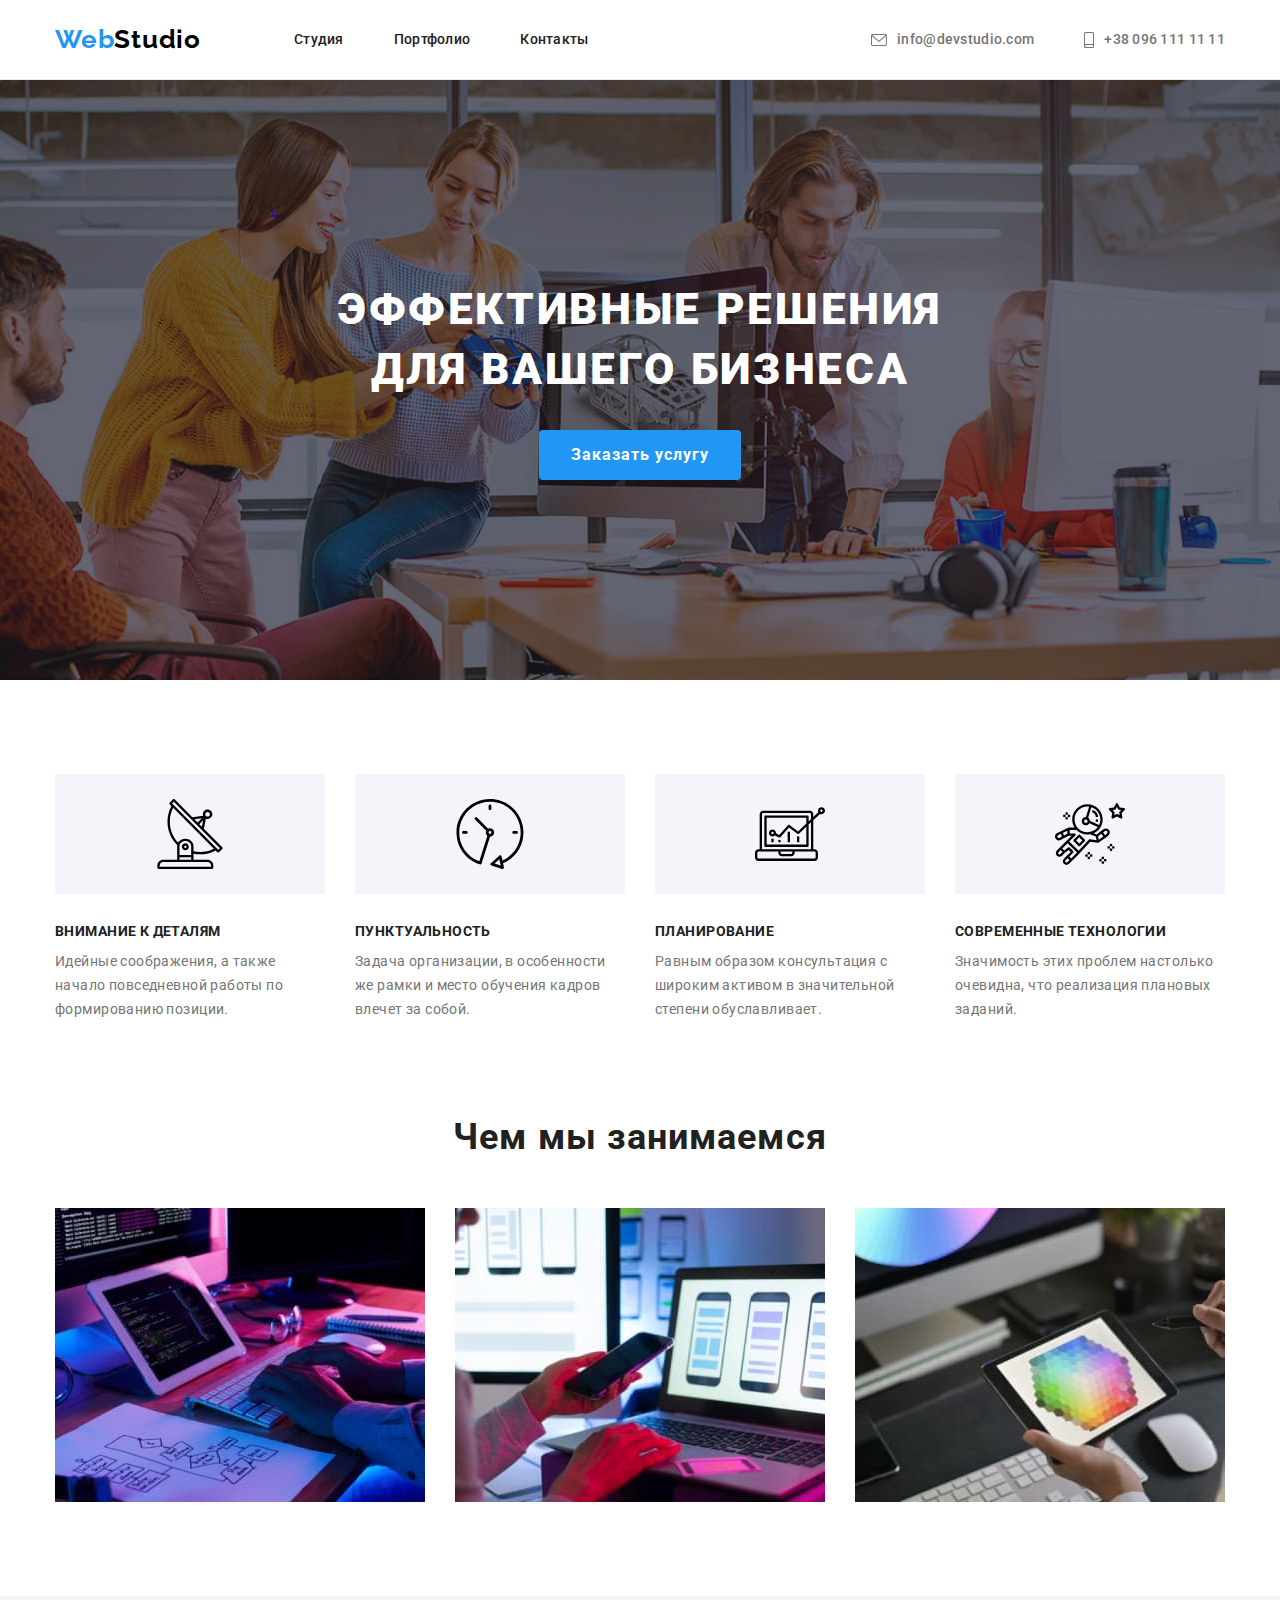
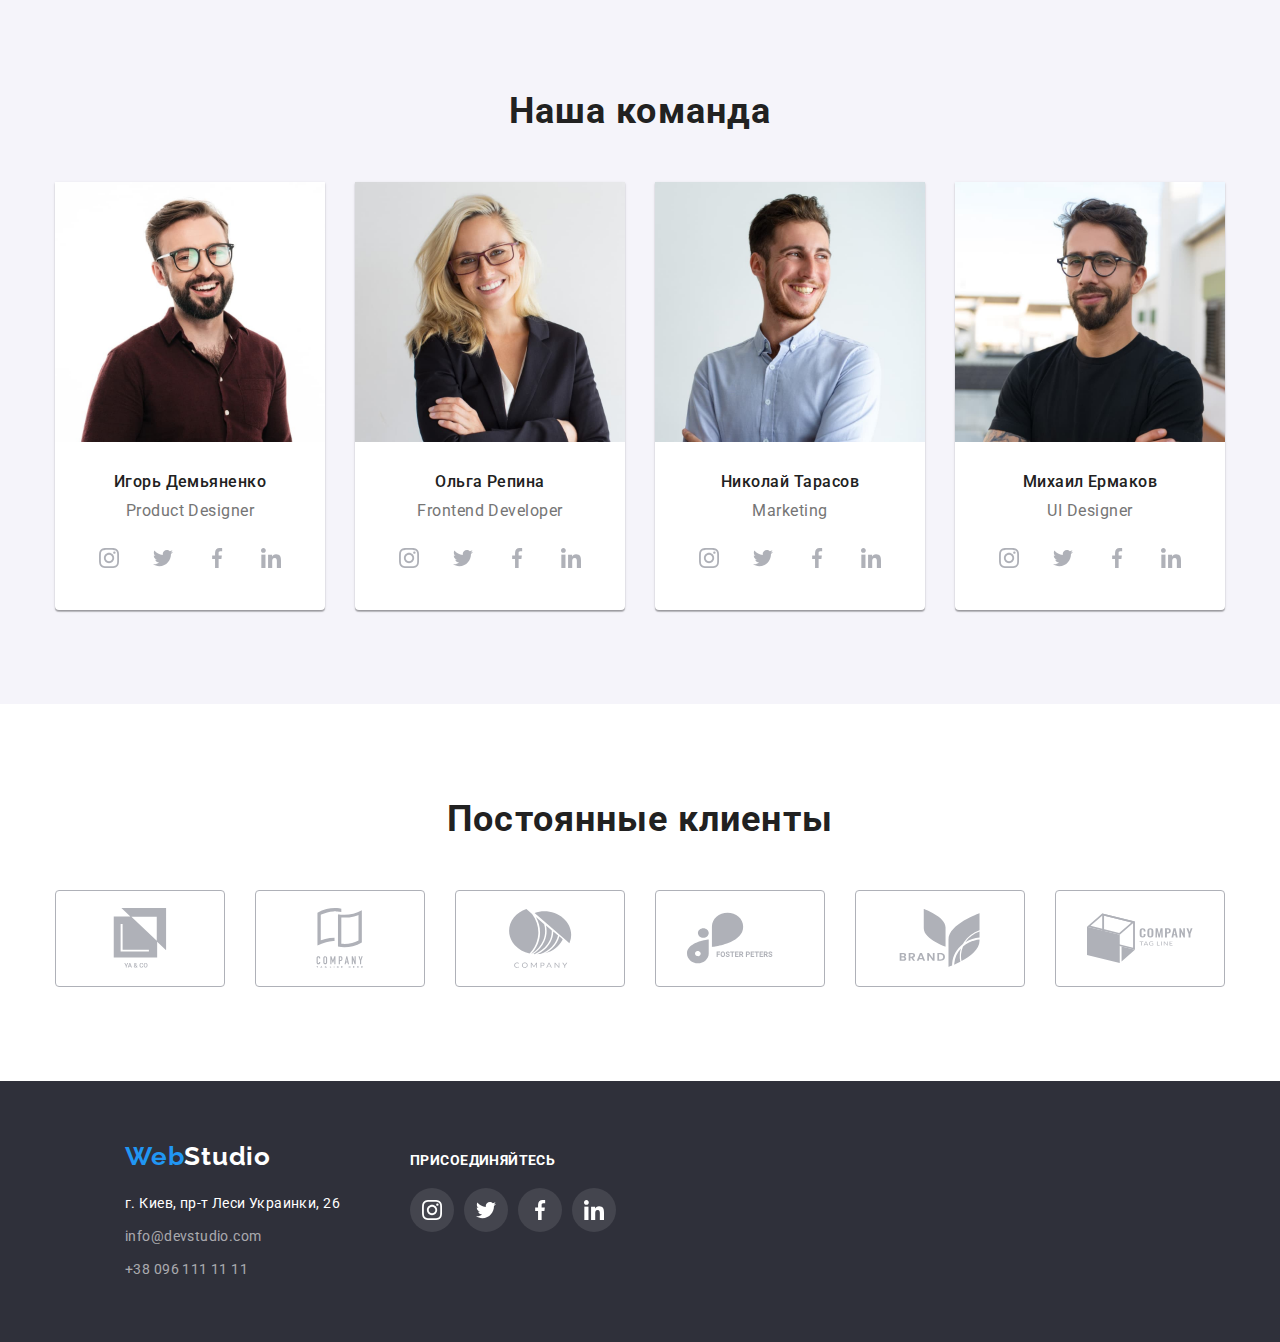
<file: index.html>
<!DOCTYPE html>
<html lang="ru">
  <head>
    <meta charset="UTF-8" />
    <meta http-equiv="X-UA-Compatible" content="IE=edge" />
    <meta name="viewport" content="width=device-width, initial-scale=1.0" />
    <title>Портфолио</title>
    <link rel="preconnect" href="https://fonts.googleapis.com">
    <link rel="preconnect" href="https://fonts.gstatic.com" crossorigin>
    <link href="https://fonts.googleapis.com/css2?family=Raleway:wght@700&family=Roboto:wght@400;500;700;900&display=swap"
      rel="stylesheet">
    <link rel="stylesheet" href="https://cdn.jsdelivr.net/npm/modern-normalize@1.1.0/modern-normalize.min.css">
    <link rel="stylesheet" href="./css/style.css" />
  </head>
  <body>
    <!====HEADER====>
    <header class="page-header">
      <div class="container page-header-container">
        <a class="link logo logo-header" href="index.html" lang="en">Web<span class="logo-second" >Studio</span></a>
      <nav class="nav-header">
        <ul class="nav-list list">
          <li class="nav-list-item"><a class="link link-nav" href="index.html">Студия</a></li>
          <li class="nav-list-item"><a class="link link-nav" href="portfolio.html">Портфолио</a></li>
          <li class="nav-list-item"><a class="link link-nav" href="">Контакты</a></li>
        </ul>
      </nav>
      <ul class="contacn-list list">
        <li class="contact-mail"><a class="link link-nav contact-header-link" href="mailto:info@devstudio.com">
          <svg class="contact-header-icon" width="16" height="12">
            <use href="./images/icone.svg#envelope"></use>
          </svg>
          info@devstudio.com</a></li>
        <li class="contact-phone-number"><a class="link link-nav contact-header-link" href="tel:+380961111111">
          <svg class="contact-header-icon" width="10" height="16">
            <use href="./images/icone.svg#smartphone"></use>
          </svg>
          +38 096 111 11 11</a></li>
      </ul>
      </div>
    </header>
    <!====MAIN====>
    <main>
      <section class="hero">
        <div class="container">
          <h1 class="hero-title">
          Эффективные решения <br />
          для вашего бизнеса
        </h1>
        <button class="hero-btn" type="button">Заказать услугу</button>
        </div>
      </section>
      <section class="section">
        <div class="container">
            <h2 class="teams-pluses visually-hidden">Наши отличия</h2>
        <ul class="teams-pluses-list list">
          <li class="teams-pluses-item">
          <div class="pluses-icon-conteiner">
            <svg class="pluses-icon" width="70px" height="70">
              <use href="./images/icone.svg#antenna"></use>
            </svg>
          </div>
            <h3 class="pluses-title">Внимание к деталям</h3>
            <p class="plusses-text">Идейные соображения, а также начало повседневной работы по формированию позиции.</p>
          </li>
          <li class="teams-pluses-item">
          <div class="pluses-icon-conteiner">
            <svg class="pluses-icon" width="70px" height="70">
              <use href="./images/icone.svg#clock"></use>
            </svg>
          </div>            
            <h3 class="pluses-title">Пунктуальность</h3>
            <p class="plusses-text">
              Задача организации, в особенности же рамки и место обучения кадров влечет за собой.
            </p>
          </li>
          <li class="teams-pluses-item">
          <div class="pluses-icon-conteiner">
            <svg class="pluses-icon" width="70px" height="70">
              <use href="./images/icone.svg#diagram"></use>
            </svg>
          </div>            
            <h3 class="pluses-title">Планирование</h3>
            <p class="plusses-text">
              Равным образом консультация с широким активом в значительной степени обуславливает.
            </p>
          </li>
          <li class="teams-pluses-item">
            <div class="pluses-icon-conteiner">
              <svg class="pluses-icon" width="70px" height="70">
              <use href="./images/icone.svg#astronaut"></use>
            </svg>
            </div>
            <h3 class="pluses-title">Современные технологии</h3>
            <p class="plusses-text">Значимость этих проблем настолько очевидна, что реализация плановых заданий.</p>
          </li>
        </ul>
        </div>      
      </section>
      <section class="section our-works-section">
        <div class="container">
           <h2 class="work-title title">Чем мы занимаемся</h2>
        <ul class="list our-works">
          <li class="work-title-list">
            <img src="./images/img1work.jpg" alt="печатает на клавиатуре" width="370" height="294" />
          </li>

          <li class="work-title-list">
            <img src="./images/img2work.jpg" alt="телефон и лэптоп" width="370" height="294" />
          </li>
          <li class="work-title-list">
            <img src="./images/img3work.jpg" alt="айпад" width="370" height="294" />
          </li>
        </ul>
        </div>       
      </section>
      <section class="team section">
        <div class="container">
          <h2 class="team-title title">Наша команда</h2>
        <ul class="team-list-title list our-team">
          <li class="team-list">
            <img src="./images/imgperson1.jpg" alt="мужчина" width="270" height="260" />
            <div class="person">
              <h3 class="name">Игорь Демьяненко</h3>
              <p class="job-title" lang="en">Product Designer</p>
              <ul class="social-list">
                <li class=" list socisl-list-item">
                  <a href="" class="socisl-list-link">
                    <svg class="socisl-list-icone" width="20" height="20">
                      <use href="./images/icone.svg#instagram"></use>
                    </svg>
                  </a>
                </li>
                <li class=" list socisl-list-item">
                  <a href="" class="socisl-list-link">
                    <svg class="socisl-list-icone" width="20" height="20">
                      <use href="./images/icone.svg#twitter"></use>
                    </svg>
                  </a>
                </li>
                <li class=" list socisl-list-item">
                  <a href="" class="socisl-list-link">
                    <svg class="socisl-list-icone" width="20" height="20">
                      <use href="./images/icone.svg#facebook"></use>
                    </svg>
                  </a>
                </li>
                <li class=" list socisl-list-item">
                  <a href="" class="socisl-list-link">
                    <svg class="socisl-list-icone" width="20" height="20">
                      <use href="./images/icone.svg#linkedin"></use>
                    </svg>
                  </a>
                </li>
              </ul>
            </div>          
          </li>
          <li class="team-list">
            <img src="./images/imgperson2.jpg" alt="женщина" width="270" height="260" />
            <div class="person">
              <h3 class="name">Ольга Репина</h3>
              <p class="job-title" lang="en">Frontend Developer</p>
              <ul class="social-list">
                <li class=" list socisl-list-item">
                  <a href="" class="socisl-list-link">
                    <svg class="socisl-list-icone" width="20" height="20">
                      <use href="./images/icone.svg#instagram"></use>
                    </svg>
                  </a>
                </li>
                <li class=" list socisl-list-item">
                  <a href="" class="socisl-list-link">
                    <svg class="socisl-list-icone" width="20" height="20">
                      <use href="./images/icone.svg#twitter"></use>
                    </svg>
                  </a>
                </li>
                <li class=" list socisl-list-item">
                  <a href="" class="socisl-list-link">
                    <svg class="socisl-list-icone" width="20" height="20">
                      <use href="./images/icone.svg#facebook"></use>
                    </svg>
                  </a>
                </li>
                <li class=" list socisl-list-item">
                  <a href="" class="socisl-list-link">
                    <svg class="socisl-list-icone" width="20" height="20">
                      <use href="./images/icone.svg#linkedin"></use>
                    </svg>
                  </a>
                </li>
              </ul>
            </div>            
          </li>
          <li class="team-list">
            <img src="./images/imgperson3.jpg" alt="мужчина" width="270" height="260" />
            <div class="person">
              <h3 class="name">Николай Тарасов</h3>
              <p class="job-title" lang="en">Marketing</p>
              <ul class="social-list">
                <li class=" list socisl-list-item">
                  <a href="" class="socisl-list-link">
                    <svg class="socisl-list-icone" width="20" height="20">
                      <use href="./images/icone.svg#instagram"></use>
                    </svg>
                  </a>
                </li>
                <li class=" list socisl-list-item">
                  <a href="" class="socisl-list-link">
                    <svg class="socisl-list-icone" width="20" height="20">
                      <use href="./images/icone.svg#twitter"></use>
                    </svg>
                  </a>
                </li>
                <li class=" list socisl-list-item">
                  <a href="" class="socisl-list-link">
                    <svg class="socisl-list-icone" width="20" height="20">
                      <use href="./images/icone.svg#facebook"></use>
                    </svg>
                  </a>
                </li>
                <li class=" list socisl-list-item">
                  <a href="" class="socisl-list-link">
                    <svg class="socisl-list-icone" width="20" height="20">
                      <use href="./images/icone.svg#linkedin"></use>
                    </svg>
                  </a>
                </li>
              </ul>
            </div>            
          </li>
          <li class="team-list">
            <img src="./images/imgperson4.jpg" alt="мужчина" width="270" height="260" />
            <div class="person">
              <h3 class="name">Михаил Ермаков</h3>
              <p class="job-title" lang="en">UI Designer</p>
              <ul class="social-list">
                <li class=" list socisl-list-item-footer">
                  <a href="" class="socisl-list-link">
                    <svg class="socisl-list-icone" width="20" height="20">
                      <use href="./images/icone.svg#instagram"></use>
                    </svg>
                  </a>
                </li>
                <li class=" list socisl-list-item-footer">
                  <a href="" class="socisl-list-link">
                    <svg class="socisl-list-icone" width="20" height="20">
                      <use href="./images/icone.svg#twitter"></use>
                    </svg>
                  </a>
                </li>
                <li class=" list socisl-list-item-footer">
                  <a href="" class="socisl-list-link">
                    <svg class="socisl-list-icone" width="20" height="20">
                      <use href="./images/icone.svg#facebook"></use>
                    </svg>
                  </a>
                </li>
                <li class=" list socisl-list-item-footer">
                  <a href="" class="socisl-list-link">
                    <svg class="socisl-list-icone" width="20" height="20">
                      <use href="./images/icone.svg#linkedin"></use>
                    </svg>
                  </a>
                </li>
              </ul>
            </div>
          </li>
        </ul>
        </div>        
      </section>
      <section class="clients">
        <div class="container">
          <h2 class="clients-title">Постоянные клиенты</h2>
          <ul class="clients-list">
            <li class="list clients-item">
              <a href="" class="clients-link">
                <svg class="clients-icon" width="106px" height="60px">
                  <use href="./images/icone.svg#logo-1"></use>
                </svg>
              </a>
            </li>
            <li class="list clients-item">
              <a href="" class="clients-link">
                <svg class="clients-icon" width="106px" height="60px">
                  <use href="./images/icone.svg#logo-2"></use>
                </svg>
              </a>
            </li>
            <li class="list clients-item">
              <a href="" class="clients-link">
                <svg class="clients-icon" width="106px" height="60px">
                  <use href="./images/icone.svg#logo-3"></use>
                </svg>
              </a>
            </li>
            <li class="list clients-item">
              <a href="" class="clients-link">
                <svg class="clients-icon" width="106px" height="60px">
                  <use href="./images/icone.svg#logo-4"></use>
                </svg>
              </a>
            </li>
            <li class="list clients-item">
              <a href="" class="clients-link">
                <svg class="clients-icon" width="106px" height="60px">
                  <use href="./images/icone.svg#logo-5"></use>
                </svg>
              </a>
            </li>
            <li class="list clients-item">
              <a href="" class="clients-link">
                <svg class="clients-icon" width="106px" height="60px">
                  <use href="./images/icone.svg#logo-6"></use>
                </svg>
              </a>
            </li>
          </ul>
        </div>
      </section>
    </main>
    <!====FOOTER====>
    <footer class="footer">
      <div class="container footer-conteiner">
        <div class="footer-link">
          <a class="link logo logo-footer" href="index.html" lang="en">Web<span class="second-logo-footer">Studio</span></a>
      <address>
        <ul class="address list">
          <li class="contact-footer">
            <a class="link address-link"
              href="https://goo.gl/maps/YywnYqMMY18rzYBH6"
              target="_blank"
              rel="noreferrer noopener"
              >г. Киев, пр-т Леси Украинки, 26</a
            >
          </li>
          <li class="contact-mail-footer contact-footer">
            <a class="link contact-link" href="mailto:info@devstudio.com" lang="en">info@devstudio.com</a>
          </li>
          <li class="contact-phone-number contact-footer"><a class="link contact-link" href="tel:+380961111111">+38 096 111 11 11</a></li>
        </ul>
      </address>
        </div>
        <div class="social-list-conteiner">
          <p class="join">присоединяйтесь</p>
          <ul class="social-list-footer">
            <li class=" list socisl-list-item-footer">
              <a href="" class="socisl-list-link-footer">
                <svg class="socisl-list-icone-footer" width="20" height="20">
                  <use href="./images/icone.svg#instagram"></use>
                </svg>
              </a>
            </li>
            <li class=" list socisl-list-item-footer">
              <a href="" class="socisl-list-link-footer">
                <svg class="socisl-list-icone-footer" width="20" height="20">
                  <use href="./images/icone.svg#twitter"></use>
                </svg>
              </a>
            </li>
            <li class=" list socisl-list-item-footer">
              <a href="" class="socisl-list-link-footer">
                <svg class="socisl-list-icone-footer" width="20" height="20">
                  <use href="./images/icone.svg#facebook"></use>
                </svg>
              </a>
            </li>
            <li class=" list socisl-list-item-footer">
              <a href="" class="socisl-list-link-footer">
                <svg class="socisl-list-icone-footer" width="20" height="20">
                  <use href="./images/icone.svg#linkedin"></use>
                </svg>
              </a>
            </li>
          </ul>
        </div>
      </div>      
    </footer>
  </body>
</html>
</file>
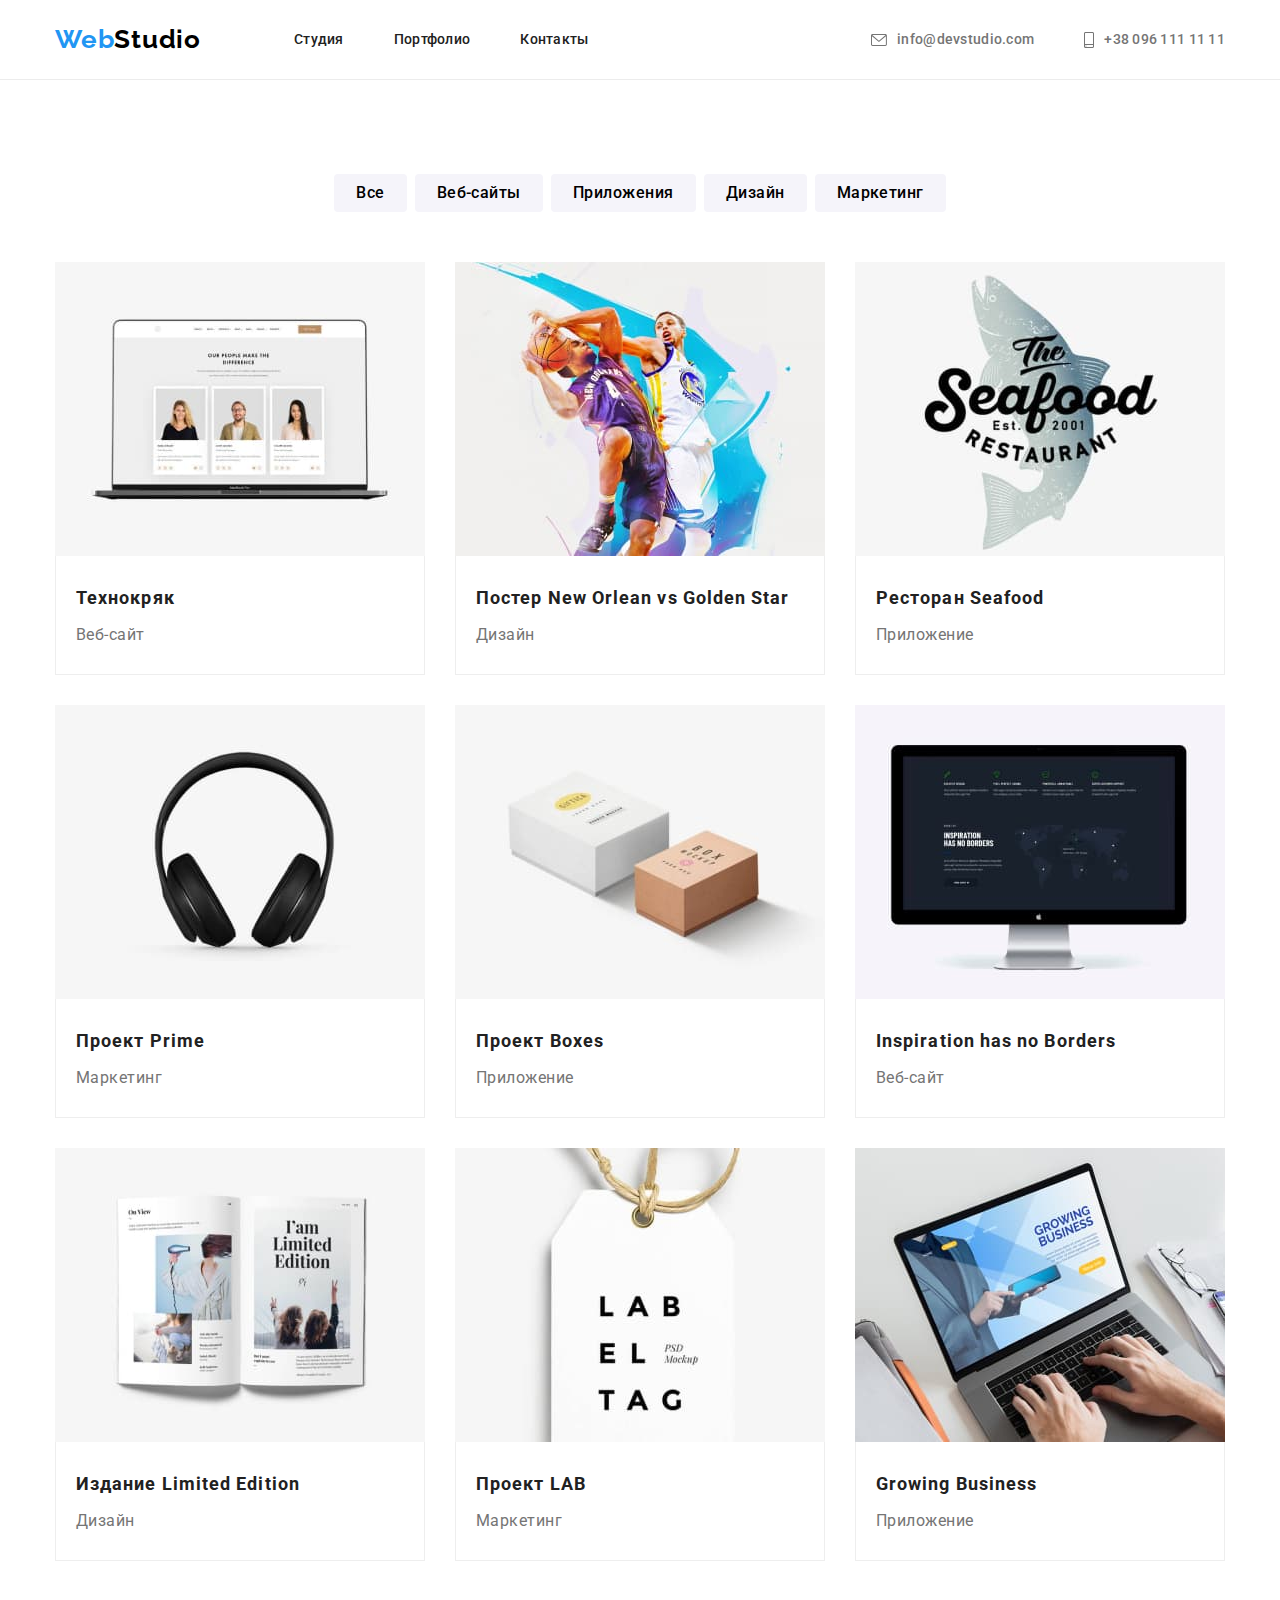
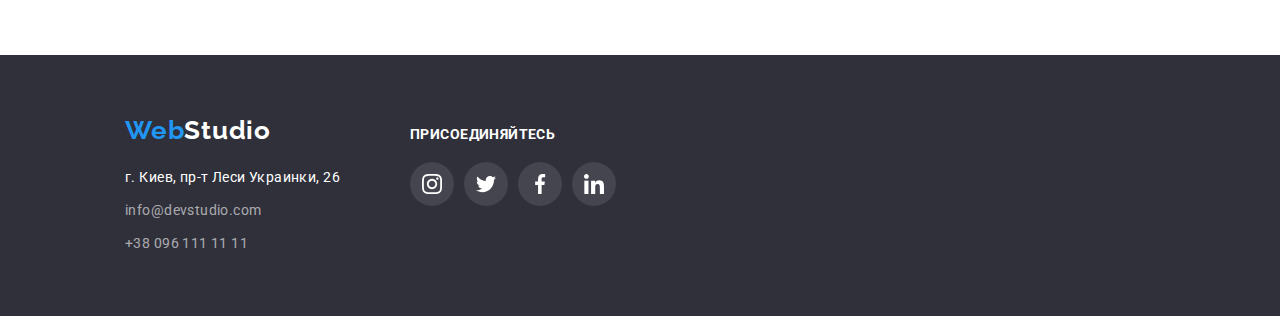
<file: portfolio.html>
<!DOCTYPE html>
<html lang="ru">
<head>
    <meta charset="UTF-8" />
    <meta http-equiv="X-UA-Compatible" content="IE=edge" />
    <meta name="viewport" content="width=device-width, initial-scale=1.0" />
    <title>Портфолио</title>
    <link rel="preconnect" href="https://fonts.googleapis.com">
    <link rel="preconnect" href="https://fonts.gstatic.com" crossorigin>
    <link href="https://fonts.googleapis.com/css2?family=Raleway:wght@700&family=Roboto:wght@400;500;700;900&display=swap"
        rel="stylesheet">
    <link rel="stylesheet" href="https://cdn.jsdelivr.net/npm/modern-normalize@1.1.0/modern-normalize.min.css">
    <link rel="stylesheet" href="./css/style.css" />
</head>
<body>
    <!====HEADER====>
    <header class="page-header">
        <div class="container page-header-container">
            <a class="link logo logo-header" href="index.html" lang="en">Web<span class="logo-second">Studio</span></a>
            <nav class="nav-header">
                <ul class="nav-list list">
                    <li class="nav-list-item"><a class="link link-nav" href="index.html">Студия</a></li>
                    <li class="nav-list-item"><a class="link link-nav" href="portfolio.html">Портфолио</a></li>
                    <li class="nav-list-item"><a class="link link-nav" href="">Контакты</a></li>
                </ul>
            </nav>
            <ul class="contacn-list list">
                <li class="contact-mail"><a class="link link-nav contact-header-link" href="mailto:info@devstudio.com">
                        <svg class="contact-header-icon" width="16" height="12">
                            <use href="./images/icone.svg#envelope"></use>
                        </svg>
                        info@devstudio.com</a></li>
                <li class="contact-phone-number"><a class="link link-nav contact-header-link" href="tel:+380961111111">
                        <svg class="contact-header-icon" width="10" height="16">
                            <use href="./images/icone.svg#smartphone"></use>
                        </svg>
                        +38 096 111 11 11</a></li>
            </ul>
        </div>
    </header>
    <!====MAIN====>
    <main>
        <section class="filter section">
            <div class="container">
              <h1 class="filter-titel visually-hidden">Фильтр</h1>
        <ul class="filter-list list">
            <li class="filter-item"><button class="filter-btn" type="button">Все</button> 
            <li class="filter-item"><button class="filter-btn" type="button">Веб-сайты</button>
            <li class="filter-item"><button class="filter-btn" type="button">Приложения</button>
            <li class="filter-item"><button class="filter-btn" type="button">Дизайн</button>
            <li class="filter-item"><button class="filter-btn" type="button">Маркетинг</button>
        </ul>
            <ul class="work-example-list list">
                <li class="work-example-title">
                    <a class="link work-example-link" href="">
                        <img src="./images/project 1.jpg" alt="ноутбук" width="370" height="294">
                        <div class="work-example-text">   
                            <h2 class="example-title">Технокряк</h2>
                            <p class="example-text">Веб-сайт</p>
                        </div>
                    </a>                    
                </li>
                <li class="work-example-title">
                    <a class="link work-example-link" href="">
                        <img src="./images/project 2.jpg" alt="баскетбол" width="370" height="294">
                        <div class="work-example-text">   
                            <h2 class="example-title">Постер New Orlean vs Golden Star</h2>
                        <p class="example-text">Дизайн</p>
                        </div> 
                    </a>              
                </li>
                <li class="work-example-title">
                    <a class="link work-example-link" href="">
                        <img src="./images/project 3.jpg" alt="рыба" width="370" height="294">
                        <div class="work-example-text">
                            <h2 class="example-title">Ресторан Seafood</h2>
                            <p class="example-text">Приложение</p>
                        </div>   
                    </a>                                        
                </li>
                <li class="work-example-title">
                    <a class="link work-example-link" href="">
                    <img src="./images/project 4.jpg" alt="наушники" width="370" height="294">
                    <div class="work-example-text">
                    <h2 class="example-title">Проект Prime</h2>
                    <p class="example-text">Маркетинг</p>
                    </div>   
                    </a>                                        
                </li>
                <li class="work-example-title">
                    <a class="link work-example-link" href="">
                    <img src="./images/project 5.jpg" alt="коробки" width="370" height="294">
                    <div class="work-example-text">
                    <h2 class="example-title">Проект Boxes</h2>
                    <p class="example-text">Приложение</p>  
                    </div>
                    </a>                                        
                </li>
                <li class="work-example-title">
                    <a class="link work-example-link" href="">
                    <img src="./images/project 6.jpg" alt="монитор" width="370" height="294">
                    <div class="work-example-text">
                    <h2 class="example-title">Inspiration has no Borders</h2>
                    <p class="example-text">Веб-сайт</p>    
                    </div> 
                    </a>                                       
                </li>
                <li class="work-example-title">
                    <a class="link work-example-link" href="">
                    <img src="./images/project 7.jpg" alt="книга" width="370" height="294">
                    <div class="work-example-text">
                    <h2 class="example-title">Издание Limited Edition</h2>
                    <p class="example-text">Дизайн</p>  
                    </div>
                    </a>                                       
                </li>
                <li class="work-example-title">
                    <a class="link work-example-link" href="">
                    <img src="./images/project 8.jpg" alt="лейба" width="370" height="294">
                    <div class="work-example-text">
                    <h2 class="example-title">Проект LAB</h2>
                    <p class="example-text">Маркетинг</p>   
                    </div> 
                    </a>                                       
                </li>
                <li class="work-example-title">
                    <a class="link work-example-link" href="">
                    <img src="./images/project 9.jpg" alt="работа с ноутбуком" width="370" height="294">
                    <div class="work-example-text">
                    <h2 class="example-title">Growing Business</h2>
                    <p class="example-text">Приложение</p>  
                    </div>
                    </a>                                        
                </li>
            </ul>  
            </div>            
        </section>
    </main>
    <!====FOOTER====>
        <footer class="footer">
            <div class="container footer-conteiner">
                <div class="footer-link">
                    <a class="link logo logo-footer" href="index.html" lang="en">Web<span
                            class="second-logo-footer">Studio</span></a>
                    <address>
                        <ul class="address list">
                            <li class="contact-footer">
                                <a class="link address-link" href="https://goo.gl/maps/YywnYqMMY18rzYBH6" target="_blank"
                                    rel="noreferrer noopener">г. Киев, пр-т Леси Украинки, 26</a>
                            </li>
                            <li class="contact-mail-footer contact-footer">
                                <a class="link contact-link" href="mailto:info@devstudio.com" lang="en">info@devstudio.com</a>
                            </li>
                            <li class="contact-phone-number contact-footer"><a class="link contact-link"
                                    href="tel:+380961111111">+38 096 111 11 11</a></li>
                        </ul>
                    </address>
                </div>
                <div class="social-list-conteiner">
                    <h3 class="join">присоединяйтесь</h3>
                    <ul class="social-list-footer">
                        <li class=" list socisl-list-item-footer">
                            <a href="" class="socisl-list-link-footer">
                                <svg class="socisl-list-icone-footer" width="20" height="20">
                                    <use href="./images/icone.svg#instagram"></use>
                                </svg>
                            </a>
                        </li>
                        <li class=" list socisl-list-item-footer">
                            <a href="" class="socisl-list-link-footer">
                                <svg class="socisl-list-icone-footer" width="20" height="20">
                                    <use href="./images/icone.svg#twitter"></use>
                                </svg>
                            </a>
                        </li>
                        <li class=" list socisl-list-item-footer">
                            <a href="" class="socisl-list-link-footer">
                                <svg class="socisl-list-icone-footer" width="20" height="20">
                                    <use href="./images/icone.svg#facebook"></use>
                                </svg>
                            </a>
                        </li>
                        <li class=" list socisl-list-item-footer">
                            <a href="" class="socisl-list-link-footer">
                                <svg class="socisl-list-icone-footer" width="20" height="20">
                                    <use href="./images/icone.svg#linkedin"></use>
                                </svg>
                            </a>
                        </li>
                    </ul>
                </div>
            </div>
        </footer>
    </body>
</html>
</file>
<file: css/style.css>
:root {
    --primary-font: 'Roboto', sans-serif;
    --secondary-font: 'Raleway', sans-serif;
    --accent-color: #2196F3;
    --primary-text-color: #212121;
    --secondary-text-colour: #757575;
    --primary-text-color-theme-dark: #FFFFFF;
}

h1,
h2,
h3,
h4,
p {
    margin-top: 0;
    margin-bottom: 0;
}

ol,
ul {
    margin-top: 0;
    margin-bottom: 0;
    padding-left: 0;
}

img {
    display: block;
    max-width: 100%;
    height: auto;
}

button {
    cursor: pointer;
}

.link {
    text-decoration: none;
    font-style: normal;
}

.list {
    list-style: none;
}

body {
    font-family: var(--primary-font);
    color: var(--primary-text-color);
}

.section {
    padding-top: 94px;
    padding-bottom: 94px;
}

.container {
    width: 1200px;
    margin-left: auto;
    margin-right: auto;
    padding-left: 15px;
    padding-right: 15px;
}

/* ====Header==== */
.page-header {
    padding-top: 24px;
    padding-bottom: 24px;
    border-bottom: 1px Solid #ECECEC;
}

.page-header-container {
    display: flex;
    align-items: center;
}

.nav-list {
    display: flex;
    align-items: center;
}

.contacn-list {
    display: flex;
    align-items: center;
}
.contact-header-link {
    display: flex;
    align-items: center;
}
.logo-header {
    margin-right: 93px;
}

.nav-list-item:not(:last-child) {
    margin-right: 50px;
}

.contact-mail {
    margin-right: 50px;
}


.contacn-list {
    margin-left: auto;
}
.contact-header-icon {
    fill: currentColor;
}

.logo {
    font-family: var(--secondary-font);
    font-weight: 700;
    font-size: 26px;
    line-height: 1.20;
    letter-spacing: 0.03em;

    color: var(--accent-color);
}

.logo-second {
    color: #000000;
}

.link-nav {
    font-weight: 500;
    font-size: 14px;
    line-height: 1.14;
    letter-spacing: 0.02em;
    color: #212121;
}

.link-nav:hover,
.link-nav:focus {
    color: var(--accent-color);
}

.contact-header-link {
    color: var(--secondary-text-colour);
}

.contact-header-icon {
    margin-right: 10px;
}

/* ====HERO==== */
.hero-title {
    font-weight: 900;
    font-size: 44px;
    line-height: 1.36;
    text-align: center;
    letter-spacing: 0.06em;
    text-transform: uppercase;

    color: var(--primary-text-color-theme-dark);
}

.hero-btn {
    padding-top: 10px;
    padding-bottom: 10px;
    padding-left: 32px;
    padding-right: 32px;
    font-weight: 700;
    font-size: 16px;
    line-height: 1.87;
    display: flex;
    align-items: center;
    vertical-align: center;
    text-align: center;
    letter-spacing: 0.06em;
    margin-top: 30px;
    color: var(--primary-text-color-theme-dark);
    background-color: var(--accent-color);
    margin-left: auto;
    margin-right: auto;
    border: none;
    border-radius: 4px;
}

.hero {
    background-color: #2F303A;
    padding-top: 200px;
    padding-bottom: 200px;
    background-image: linear-gradient(rgba(47, 48, 58, 0.4), rgba(47, 48, 58, 0.4)), url("../images/background.png");
    background-size: cover;
    background-position: 50% 50%;
    background-repeat: no-repeat;
    max-width: 1600px;
    margin-left: auto;
    margin-right: auto;
}

/* ====MAIN==== */
.title {
    margin-bottom: 50px;
}

.visually-hidden {
    position: absolute;
    width: 1px;
    height: 1px;
    margin: -1px;
    border: 0;
    padding: 0;
    white-space: nowrap;
    clip-path: inset(100%);
    clip: rect(0 0 0 0);
    overflow: hidden;
}

.pluses-icon-conteiner {
    display: flex;
    justify-content: center;
    align-items: center;
    width: 270px;
    height: 120px;
    background-color: #F5F4FA;
    margin-bottom: 30px;
}

.teams-pluses-list {
    display: flex;
    flex-wrap: wrap;
    gap: 30px;
}

.our-works-section {
    padding-top: 0;
}

.our-works {
    display: flex;
    flex-wrap: wrap;
    gap: 30px;
}

.our-team {
    display: flex;
    flex-wrap: wrap;
    gap: 30px;
}

.social-list {
    display: flex;
    justify-content: center;
    gap: 10px;
}
.socisl-list-link {
    display: flex;
    justify-content: center;
    align-items: center;
    width: 44px;
    height: 44px;
    border-radius: 50%;
    background-color: #FFFFFF;
}
.socisl-list-icone{
    fill: #AFB1B8;
}
.socisl-list-link:hover,
.socisl-list-link:focus {
    background-color: var(--accent-color);
}
.socisl-list-link:hover .socisl-list-icone,
.socisl-list-link:focus .socisl-list-icone{
    fill: #FFFFFF;
}

.teams-pluses-item {
    flex-basis: calc((100% - 90px) / 4);
}

.work-title-list {
    flex-basis: calc((100% - 60px) / 3);
}

.team-list-title {
    display: flex;
    flex-basis: calc((100% - 90px) / 4);
}

.team-list {
    box-shadow: 0px 1px 3px rgb(0 0 0 / 0.12),
        0px 1px 1px rgb(0 0 0 / 0.14),
        0px 2px 1px rgb(0 0 0 / 0.2);
    border-radius: 0px 0px 4px 4px;
    background-color: var(--primary-text-color-theme-dark);
}

.pluses-title {
    font-weight: 700;
    font-size: 14px;
    line-height: 1.14;
    letter-spacing: 0.03em;
    text-transform: uppercase;
    margin-bottom: 10px;
}

.plusses-text {
    font-size: 14px;
    line-height: 1.71;
    letter-spacing: 0.03em;

    color: var(--secondary-text-colour);
}

.work-title,
.team-title {
    font-weight: 700;
    font-size: 36px;
    line-height: 1.17;
    text-align: center;
    letter-spacing: 0.03em;
    margin-bottom: 50px;
}

.name {
    font-weight: 500;
    font-size: 16px;
    line-height: 1.19;
    text-align: center;
    letter-spacing: 0.03em;
    margin-bottom: 10px;
}

.person {
    padding-top: 30px;
    padding-bottom: 30px;
}

.job-title {
    font-size: 16px;
    line-height: 1.19;
    text-align: center;
    letter-spacing: 0.03em;
    margin-bottom: 16px;

    color: var(--secondary-text-colour);
}

.team {
    background-color: #F5F4FA;
}

.clients{
    padding-top: 94px;
    padding-bottom: 94px;
}
.clients-title {
    font-size: 36px;
    line-height: 42px;
    text-align: center;
    letter-spacing: 0.03em;
    margin-bottom: 50px;
}
.clients-list {
    display: flex;
    justify-content: center;

    gap: 30px;
}
.clients-item {
    width: 170px;
    height: 97px;
    display: flex;
    justify-content: center;
    align-items: center;
}
.clients-link {
    display: flex;
    justify-content: center;
    align-items: center;
    border: 1px solid #AFB1B8;
    border-radius: 4px;
    width: 100%;
    height: 100%;
}
.clients-icon {
    fill: #AFB1B8;
}
.clients-link:hover .clients-icon,
.clients-link:focus .clients-icon {
    fill: var(--accent-color);
}
.clients-link:hover,
.clients-link:focus {
    border-color: var(--accent-color);
}

/* ====Footer==== */
.footer-conteiner {
    display: flex;
    align-items: baseline;

}
.join {
    font-style: normal;
    font-weight: 700;
    font-size: 14px;
    line-height: 16px;
    letter-spacing: 0.03em;
    text-transform: uppercase;
    color: #FFFFFF;
    margin-bottom: 20px;
}
.logo-footer {
    margin-bottom: 20px;
    display: block;
}
.social-list-conteiner{
    margin-left: 70px;
    width: 206px;
    height: 80px;
}

.contact-footer:not(:last-child) {
    margin-bottom: 9px;
}

.address-link,
.contact-link {
    font-size: 14px;
    line-height: 1.71;
    letter-spacing: 0.03em;

    color: rgba(255, 255, 255, 0.6);
}

.contact-link:hover,
.contact-link:focus {
    color: var(--primary-text-color-theme-dark);
}

.address-link:hover,
.address-link:focus {
    color: var(--primary-text-color-theme-dark);
}

.footer {
    padding-top: 60px;
    padding-bottom: 60px;
    background-color: #2F303A;
}

.second-logo-footer {
    color: var(--primary-text-color-theme-dark);
}

.address-link {
    color: var(--primary-text-color-theme-dark);
}

.social-list-footer {
    display: flex;
    justify-content: center;
    gap: 10px;
}

.socisl-list-link-footer {
    display: flex;
    justify-content: center;
    align-items: center;
    width: 44px;
    height: 44px;
    border-radius: 50%;
    background-color: rgba(255, 255, 255, 0.1);
}

.footer-link {
    margin-left: 70px;
}
.socisl-list-icone-footer {
    fill: #FFFFFF;
}

.socisl-list-link-footer:hover,
.socisl-list-link-footer:focus {
    background-color: var(--accent-color);
}

.socisl-list-link-footer:hover .socisl-list-icone-footer,
.socisl-list-link-footer:focus .socisl-list-icone-footer {
    fill: #FFFFFF;
}   

/* ====PORTFOLIO==== */
/* MAIN */
.filter-list {
    display: flex;
    flex-wrap: wrap;
    gap: 8px;
    margin-bottom: 50px;
    justify-content: center;
}

.work-example-list {
    display: flex;
    flex-wrap: wrap;
    gap: 30px;
}

.work-example-title {
    flex-basis: calc((100% - 60px) / 3);
}

.work-example-text {
    border: 1px solid #EEEEEE;
    border-top: none;
    padding: 24px 20px;
}

.filter-btn {
    font-weight: 500;
    font-size: 16px;
    line-height: 1.62;
    text-align: center;
    letter-spacing: 0.03em;
    background-color: #F5F4FA;
    border: none;
    border-radius: 4px;
    padding: 6px 22px;
}

.filter-btn:hover,
.filter-btn:focus {
    color: var(--primary-text-color-theme-dark);
    background-color: var(--accent-color);
    box-shadow: 0px 0px 2px rgba(0, 0, 0, 0.12),
            0px 2px 1px rgba(0, 0, 0, 0.08),
            0px 1px 3px rgba(0, 0, 0, 0.1);
}

.example-text {
    font-size: 16px;
    line-height: 1.87;
    letter-spacing: 0.03em;
    color: var(--secondary-text-colour);
}

.example-title {
    font-weight: 700;
    font-size: 18px;
    line-height: 2;
    letter-spacing: 0.06em;
    margin-bottom: 4px;
    color: var(--primary-text-color);
}

.work-example-title {
    background-color: var(--primary-text-color-theme-dark);
}
.work-example-link {
    display: block;
}
.work-example-link:hover,
.work-example-link:focus {
    box-shadow: 0px 1px 3px rgba(0, 0, 0, 0.12), 
    0px 2px 1px rgba(0, 0, 0, 0.06),
    0px 1px 3px rgba(0, 0, 0, 0.16);
}
</file>
